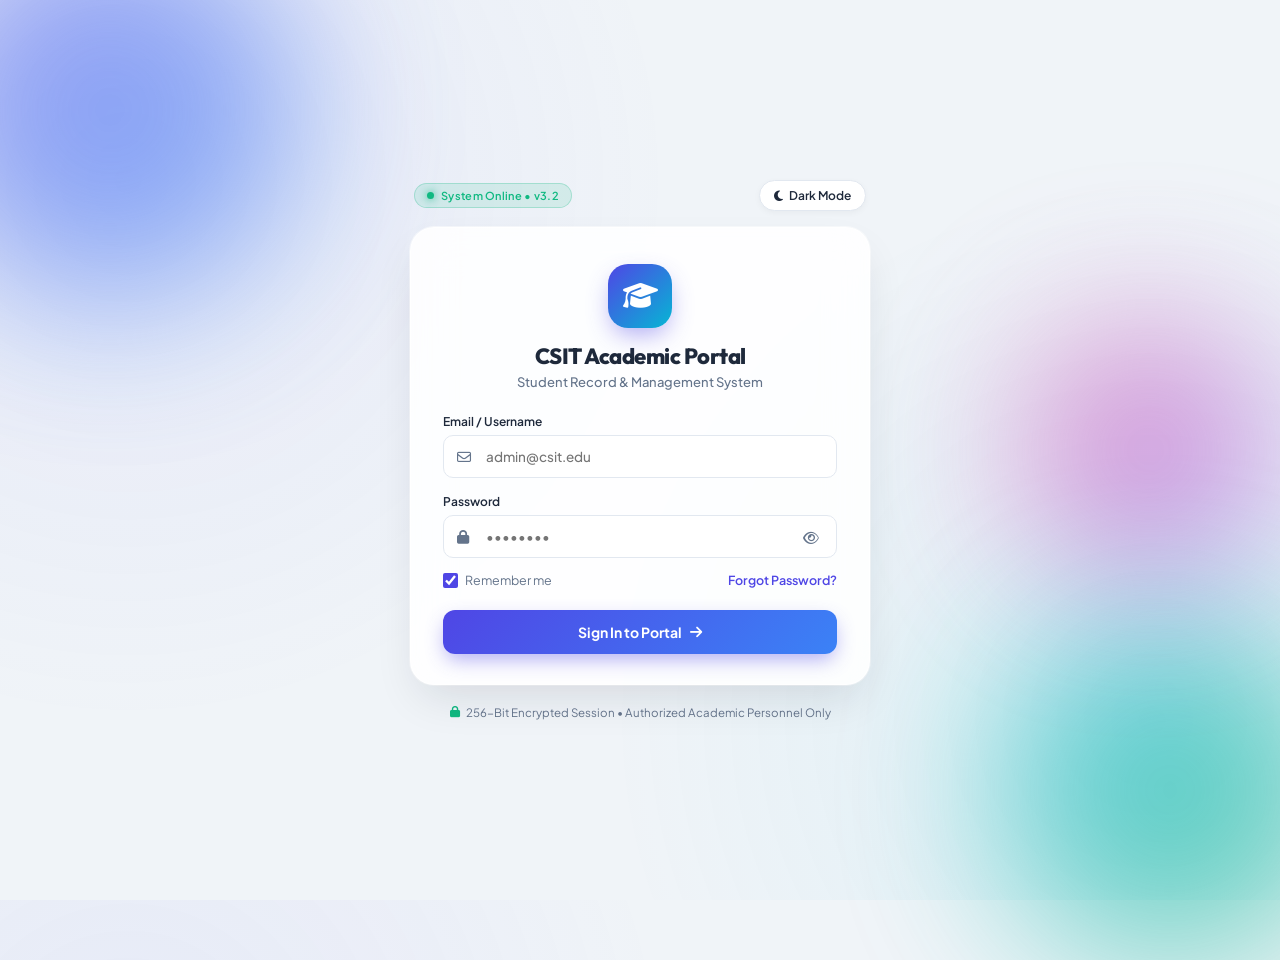
<file: login.html>
<!DOCTYPE html>
<html lang="en">
<head>
    <meta charset="UTF-8">
    <meta name="viewport" content="width=device-width, initial-scale=1.0">
    <title>Login | CSIT Department Academic Portal</title>
    
    <!-- Google Fonts -->
    <link rel="preconnect" href="https://fonts.googleapis.com">
    <link rel="preconnect" href="https://fonts.gstatic.com" crossorigin>
    <link href="https://fonts.googleapis.com/css2?family=Outfit:wght@500;600;700;800&family=Plus+Jakarta+Sans:wght@400;500;600;700;800&display=swap" rel="stylesheet">
    
    <!-- Font Awesome 6.4.0 -->
    <link rel="stylesheet" href="https://cdnjs.cloudflare.com/ajax/libs/font-awesome/6.4.0/css/all.min.css">
    
    <!-- External CSS -->
    <link rel="stylesheet" href="style.css">

    <!-- Immediate Auth Check: If already logged in, redirect straight to dashboard -->
    <script>
        try {
            if (localStorage.getItem("csit_portal_auth_user")) {
                window.location.replace("index.html");
            }
        } catch(e) {}
    </script>
</head>
<body class="login-body">

    <!-- Ambient Glowing Backdrop Orbs -->
    <div class="ambient-orb orb-1"></div>
    <div class="ambient-orb orb-2"></div>
    <div class="ambient-orb orb-3"></div>

    <!-- Toast Notification -->
    <div id="toast" class="toast"></div>

    <!-- Login Container -->
    <div class="login-container">
        
        <!-- Top Status Bar -->
        <div class="login-top-bar">
            <div class="login-status-pill">
                <span class="login-status-dot"></span>
                <span>System Online • v3.2</span>
            </div>
            <button class="login-theme-btn" id="loginThemeToggle" onclick="toggleLoginTheme()">
                <i class="fa-solid fa-moon"></i> <span>Dark Mode</span>
            </button>
        </div>

        <!-- Glassmorphism Login Card -->
        <div class="login-card" id="loginCard">
            
            <!-- Brand & Icon -->
            <div class="login-brand">
                <div class="login-icon-badge">
                    <i class="fa-solid fa-graduation-cap"></i>
                </div>
                <h1>CSIT Academic Portal</h1>
                <p>Student Record & Management System</p>
            </div>

            <!-- Authentication Form -->
            <form class="login-form" id="loginForm" onsubmit="handleLoginSubmit(event)">
                <input type="hidden" id="selectedRole" value="Administrator">

                <div class="form-field">
                    <label for="loginEmail">Email / Username</label>
                    <div class="input-icon-wrapper">
                        <input type="text" id="loginEmail" placeholder="admin@csit.edu" required autocomplete="username">
                        <i class="fa-regular fa-envelope field-icon"></i>
                    </div>
                </div>

                <div class="form-field">
                    <label for="loginPassword">Password</label>
                    <div class="input-icon-wrapper">
                        <input type="password" id="loginPassword" placeholder="••••••••" required autocomplete="current-password">
                        <i class="fa-solid fa-lock field-icon"></i>
                        <button type="button" class="toggle-password-btn" id="togglePasswordBtn" onclick="togglePasswordVisibility()" title="Show/Hide Password">
                            <i class="fa-regular fa-eye"></i>
                        </button>
                    </div>
                </div>

                <div class="form-options-row">
                    <label class="remember-label">
                        <input type="checkbox" id="rememberMe" checked>
                        <span>Remember me</span>
                    </label>
                    <a href="#" class="forgot-link" onclick="openForgotModal(event)">Forgot Password?</a>
                </div>

                <button type="submit" class="btn-login-submit" id="btnLoginSubmit">
                    <span id="btnSubmitText">Sign In to Portal</span>
                    <i class="fa-solid fa-arrow-right" id="btnSubmitIcon"></i>
                </button>
            </form>

        </div>

        <!-- Footer -->
        <div class="login-footer">
            <i class="fa-solid fa-lock"></i>
            <span>256-Bit Encrypted Session • Authorized Academic Personnel Only</span>
        </div>

    </div>

    <!-- Forgot Password Modal -->
    <div class="modal-overlay" id="forgotModal">
        <div class="modal-content" style="max-width: 480px;">
            <div class="modal-header">
                <h2><i class="fa-solid fa-key"></i> Password Recovery</h2>
                <span class="modal-close" onclick="closeForgotModal()">&times;</span>
            </div>
            <div style="padding: 10px 0 20px 0; font-size: 13.5px; line-height: 1.6; color: var(--text-main);">
                <p style="margin-bottom: 12px;">For security reasons in the CSIT Academic Portal, faculty and administrative passwords are reset through the departmental IT cell.</p>
                <div style="background: var(--bg-body); border: 1px solid var(--border-color); padding: 14px; border-radius: 10px; margin-bottom: 12px;">
                    <p style="font-weight: 700; margin-bottom: 4px;"><i class="fa-solid fa-building-columns"></i> Department IT Contact:</p>
                    <p><i class="fa-solid fa-envelope"></i> it-support@csitportal.edu.in</p>
                    <p><i class="fa-solid fa-phone"></i> +91 22 2548 7900 (Ext. 204)</p>
                </div>
            </div>
            <div class="modal-footer" style="margin-top: 10px;">
                <button type="button" class="btn-cancel" onclick="closeForgotModal()">Close</button>
            </div>
        </div>
    </div>

    <!-- External Login Logic -->
    <script src="login.js"></script>
</body>
</html>
</file>
<file: style.css>
@import url('https://fonts.googleapis.com/css2?family=Plus+Jakarta+Sans:wght@400;500;600;700;800&family=Outfit:wght@500;600;700;800&display=swap');

* {
    margin: 0;
    padding: 0;
    box-sizing: border-box;
    font-family: 'Plus Jakarta Sans', -apple-system, BlinkMacSystemFont, 'Segoe UI', Roboto, sans-serif;
}

:root {
    --bg-body: #f0f4f8;
    --bg-card: #ffffff;
    --text-main: #1e293b;
    --text-sub: #64748b;
    --border-color: #e2e8f0;
    --header-bg: #0d1b2a;
    --header-text: #ffffff;
    --table-header-bg: #f8fafc;
    --primary: #4f46e5;
    --primary-hover: #4338ca;
    --primary-glow: rgba(79, 70, 229, 0.25);
    --accent: #06b6d4;
}

body.dark-mode {
    --bg-body: #0b1120;
    --bg-card: #151e32;
    --text-main: #f8fafc;
    --text-sub: #94a3b8;
    --border-color: #243049;
    --header-bg: #030712;
    --header-text: #f8fafc;
    --table-header-bg: #1e293b;
    --primary: #6366f1;
    --primary-hover: #4f46e5;
    --primary-glow: rgba(99, 102, 241, 0.35);
}

body {
    background-color: var(--bg-body);
    color: var(--text-main);
    transition: background-color 0.3s, color 0.3s;
}

/* Toast Notifications */
.toast {
    position: fixed;
    top: 20px;
    right: 20px;
    padding: 12px 20px;
    background: #10b981;
    color: white;
    font-weight: 600;
    border-radius: 8px;
    box-shadow: 0 4px 12px rgba(0,0,0,0.15);
    z-index: 2000;
    display: none;
    animation: fadeIn 0.3s ease-in-out;
}

@keyframes fadeIn {
    from { opacity: 0; transform: translateY(-10px); }
    to { opacity: 1; transform: translateY(0); }
}

/* Header */
header {
    background-color: var(--header-bg);
    color: var(--header-text);
    padding: 15px 30px;
    display: flex;
    justify-content: space-between;
    align-items: center;
}

.header-title {
    display: flex;
    align-items: center;
    gap: 15px;
}

.header-title i {
    font-size: 28px;
    background-color: #1b263b;
    padding: 10px;
    border-radius: 8px;
    color: #00b4d8;
}

.header-title h1 {
    font-size: 20px;
    font-weight: 600;
}

.header-title p {
    font-size: 12px;
    color: #a0aec0;
}

.header-actions {
    display: flex;
    align-items: center;
    gap: 10px;
}

.header-actions button {
    border: none;
    padding: 8px 14px;
    border-radius: 6px;
    cursor: pointer;
    font-size: 13px;
    font-weight: 600;
    display: flex;
    align-items: center;
    gap: 6px;
    transition: transform 0.15s, opacity 0.15s, background-color 0.2s;
}

.header-actions button:hover {
    opacity: 0.92;
    transform: translateY(-1px);
}

.btn-theme { background: #3b82f6; color: white; }
.btn-excel { background: #107c41; color: white; }
.btn-csv { background: #d97706; color: white; }
.btn-trash { background: #ef4444; color: white; position: relative; }
.btn-logout { background: #dc2626; color: white; }

.user-pill {
    display: flex;
    align-items: center;
    gap: 9px;
    background: rgba(255, 255, 255, 0.08);
    border: 1px solid rgba(255, 255, 255, 0.18);
    padding: 5px 12px;
    border-radius: 24px;
    color: var(--header-text);
}

.user-pill i {
    font-size: 20px;
    color: #38bdf8;
}

.user-pill-text {
    display: flex;
    flex-direction: column;
    text-align: left;
    line-height: 1.15;
}

.user-pill-name {
    font-size: 12px;
    font-weight: 700;
}

.user-pill-role {
    font-size: 10px;
    color: #94a3b8;
    text-transform: uppercase;
    letter-spacing: 0.5px;
}

.btn-trash .badge {
    background: white;
    color: #ef4444;
    padding: 2px 6px;
    border-radius: 10px;
    font-size: 11px;
}

/* Container */
.container {
    max-width: 1280px;
    margin: 25px auto;
    padding: 0 15px;
}

/* Analytics Stats Grid */
.stats-grid {
    display: grid;
    grid-template-columns: repeat(auto-fit, minmax(220px, 1fr));
    gap: 20px;
    margin-bottom: 25px;
}

.stat-card {
    background: var(--bg-card);
    padding: 20px;
    border-radius: 12px;
    display: flex;
    justify-content: space-between;
    align-items: center;
    box-shadow: 0 2px 10px rgba(0,0,0,0.03);
    border: 1px solid var(--border-color);
}

.stat-info h3 {
    font-size: 11px;
    color: var(--text-sub);
    text-transform: uppercase;
    letter-spacing: 0.5px;
    margin-bottom: 6px;
}

.stat-info .value {
    font-size: 24px;
    font-weight: bold;
    color: var(--text-main);
    margin-bottom: 4px;
}

.stat-info .sub-text {
    font-size: 12px;
    font-weight: 600;
}

.sub-text.green { color: #10b981; }
.sub-text.orange { color: #f59e0b; }
.sub-text.red { color: #ef4444; }

.stat-icon {
    width: 48px;
    height: 48px;
    border-radius: 10px;
    display: flex;
    align-items: center;
    justify-content: center;
    font-size: 20px;
}

.stat-icon.blue { background-color: #e0f2fe; color: #0284c7; }
.stat-icon.yellow { background-color: #fef3c7; color: #d97706; }
.stat-icon.green { background-color: #d1fae5; color: #059669; }
.stat-icon.red { background-color: #fee2e2; color: #dc2626; }

/* Interactive Charts */
.charts-grid {
    display: grid;
    grid-template-columns: 1fr 1fr;
    gap: 20px;
    margin-bottom: 25px;
}

@media(max-width: 768px) {
    .charts-grid { grid-template-columns: 1fr; }
}

.chart-card {
    background: var(--bg-card);
    padding: 20px;
    border-radius: 12px;
    border: 1px solid var(--border-color);
    box-shadow: 0 2px 10px rgba(0,0,0,0.03);
}

.chart-card h3 {
    font-size: 14px;
    margin-bottom: 15px;
    color: var(--text-main);
    display: flex;
    align-items: center;
    gap: 8px;
}

.chart-container {
    position: relative;
    height: 220px;
    width: 100%;
}

/* Search & Multi Filters */
.controls-card {
    background: var(--bg-card);
    padding: 18px;
    border-radius: 12px;
    margin-bottom: 20px;
    border: 1px solid var(--border-color);
    box-shadow: 0 2px 10px rgba(0,0,0,0.03);
    display: flex;
    flex-direction: column;
    gap: 15px;
}

.search-row {
    display: flex;
    gap: 15px;
    justify-content: space-between;
}

.search-box {
    position: relative;
    flex: 1;
}

.search-box i {
    position: absolute;
    left: 12px;
    top: 50%;
    transform: translateY(-50%);
    color: var(--text-sub);
}

.search-box input {
    width: 100%;
    padding: 10px 12px 10px 38px;
    border: 1px solid var(--border-color);
    border-radius: 6px;
    outline: none;
    background: var(--bg-body);
    color: var(--text-main);
}

.filters-row {
    display: flex;
    gap: 10px;
    flex-wrap: wrap;
}

.select-filter {
    padding: 8px 12px;
    border: 1px solid var(--border-color);
    border-radius: 6px;
    outline: none;
    background: var(--bg-body);
    color: var(--text-main);
}

.btn-add {
    background: #0284c7;
    color: white;
    border: none;
    padding: 10px 18px;
    border-radius: 6px;
    cursor: pointer;
    font-weight: 600;
    display: flex;
    align-items: center;
    gap: 6px;
}

.btn-reset {
    background: var(--border-color);
    color: var(--text-main);
    border: none;
    padding: 8px 16px;
    border-radius: 6px;
    cursor: pointer;
    font-weight: 600;
}

/* Table Section */
.table-card {
    background: var(--bg-card);
    border-radius: 12px;
    overflow-x: auto;
    border: 1px solid var(--border-color);
    box-shadow: 0 2px 10px rgba(0,0,0,0.03);
}

table {
    width: 100%;
    border-collapse: collapse;
    text-align: left;
    min-width: 900px;
}

th {
    background-color: var(--table-header-bg);
    padding: 12px 16px;
    font-size: 11px;
    font-weight: 700;
    color: var(--text-sub);
    text-transform: uppercase;
    border-bottom: 2px solid var(--border-color);
}

th.sortable {
    cursor: pointer;
    user-select: none;
}

th.sortable:hover {
    color: #0284c7;
}

td {
    padding: 12px 16px;
    border-bottom: 1px solid var(--border-color);
    font-size: 13px;
    color: var(--text-main);
}

.student-name { font-weight: 700; }
.student-sub { font-size: 11px; color: var(--text-sub); margin-top: 2px; }

.badge-course {
    background: var(--bg-body);
    border: 1px solid var(--border-color);
    padding: 4px 8px;
    border-radius: 4px;
    font-size: 11px;
}

.badge-grade {
    padding: 3px 8px;
    border-radius: 12px;
    font-size: 11px;
    font-weight: bold;
    display: inline-block;
}

.badge-grade.o { background-color: #d1fae5; color: #065f46; }
.badge-grade.a-plus { background-color: #e0f2fe; color: #0369a1; }
.badge-grade.a { background-color: #fef3c7; color: #92400e; }
.badge-grade.b-plus { background-color: #fee2e2; color: #991b1b; }

.actions-cell {
    display: flex;
    gap: 12px;
    color: var(--text-sub);
}

.actions-cell i {
    cursor: pointer;
    font-size: 14px;
}

.actions-cell i:hover { color: #0284c7; }
.actions-cell i.fa-trash-can:hover { color: #ef4444; }

/* Pagination Controls */
.pagination-card {
    background: var(--bg-card);
    padding: 15px 20px;
    border-radius: 12px;
    margin-top: 15px;
    border: 1px solid var(--border-color);
    display: flex;
    justify-content: space-between;
    align-items: center;
    flex-wrap: wrap;
    gap: 10px;
}

.per-page-selector label { font-size: 12px; color: var(--text-sub); }
.per-page-selector select {
    padding: 4px 8px;
    border-radius: 4px;
    border: 1px solid var(--border-color);
    background: var(--bg-body);
    color: var(--text-main);
}

.page-info { font-size: 12px; color: var(--text-sub); }

.pagination-buttons {
    display: flex;
    align-items: center;
    gap: 8px;
}

.pagination-buttons button {
    padding: 6px 12px;
    border: 1px solid var(--border-color);
    background: var(--bg-body);
    color: var(--text-main);
    border-radius: 4px;
    cursor: pointer;
    font-size: 12px;
}

.pagination-buttons button:disabled {
    opacity: 0.5;
    cursor: not-allowed;
}

.page-num {
    font-weight: bold;
    padding: 0 8px;
}

/* Modals */
.modal-overlay {
    position: fixed;
    top: 0; left: 0;
    width: 100%; height: 100%;
    background: rgba(0, 0, 0, 0.6);
    display: none;
    justify-content: center;
    align-items: center;
    z-index: 1000;
}

.modal-content {
    background: var(--bg-card);
    color: var(--text-main);
    width: 90%;
    max-width: 650px;
    border-radius: 12px;
    padding: 25px;
    box-shadow: 0 5px 20px rgba(0,0,0,0.3);
    max-height: 90vh;
    overflow-y: auto;
}

.modal-header {
    display: flex;
    justify-content: space-between;
    align-items: center;
    margin-bottom: 20px;
    border-bottom: 1px solid var(--border-color);
    padding-bottom: 10px;
}

.modal-close {
    font-size: 24px;
    cursor: pointer;
    color: var(--text-sub);
}

.form-grid {
    display: grid;
    grid-template-columns: 1fr 1fr;
    gap: 15px;
}

.form-group {
    display: flex;
    flex-direction: column;
    gap: 5px;
}

.form-group.full-width { grid-column: span 2; }

.form-group label {
    font-size: 12px;
    font-weight: 600;
    color: var(--text-sub);
}

.form-group input, .form-group select {
    padding: 8px 12px;
    border: 1px solid var(--border-color);
    border-radius: 6px;
    outline: none;
    background: var(--bg-body);
    color: var(--text-main);
    font-size: 13px;
}

.modal-footer {
    margin-top: 20px;
    display: flex;
    justify-content: flex-end;
    gap: 10px;
}

.btn-submit {
    background: #0284c7;
    color: white;
    border: none;
    padding: 8px 20px;
    border-radius: 6px;
    cursor: pointer;
    font-weight: 600;
}

.btn-cancel {
    background: var(--border-color);
    color: var(--text-main);
    border: none;
    padding: 8px 20px;
    border-radius: 6px;
    cursor: pointer;
    font-weight: 600;
}

/* ==========================================================================
   AUTHENTICATION & LOGIN PAGE STYLING
   ========================================================================== */

.login-body {
    min-height: 100vh;
    display: flex;
    align-items: center;
    justify-content: center;
    position: relative;
    overflow-x: hidden;
    padding: 24px 16px;
    background: radial-gradient(circle at 10% 20%, rgba(99, 102, 241, 0.08) 0%, transparent 40%),
                radial-gradient(circle at 90% 80%, rgba(6, 182, 212, 0.08) 0%, transparent 40%),
                var(--bg-body);
    transition: background 0.3s ease, color 0.3s ease;
}

/* Ambient Floating Glow Orbs */
.ambient-orb {
    position: absolute;
    border-radius: 50%;
    filter: blur(80px);
    pointer-events: none;
    z-index: 0;
    opacity: 0.6;
    animation: orbFloat 14s infinite alternate ease-in-out;
}

.orb-1 {
    width: 380px;
    height: 380px;
    background: linear-gradient(135deg, #6366f1, #3b82f6);
    top: -80px;
    left: -80px;
}

.orb-2 {
    width: 340px;
    height: 340px;
    background: linear-gradient(135deg, #06b6d4, #10b981);
    bottom: -60px;
    right: -60px;
    animation-delay: -5s;
}

.orb-3 {
    width: 250px;
    height: 250px;
    background: linear-gradient(135deg, #ec4899, #8b5cf6);
    top: 50%;
    left: 80%;
    transform: translateY(-50%);
    animation-delay: -8s;
}

@keyframes orbFloat {
    0% { transform: translate(0, 0) scale(1); }
    50% { transform: translate(30px, 40px) scale(1.08); }
    100% { transform: translate(-20px, 20px) scale(0.95); }
}

/* Login Wrapper & Container */
.login-container {
    position: relative;
    z-index: 2;
    width: 100%;
    max-width: 460px;
    margin: 0 auto;
}

.login-top-bar {
    display: flex;
    justify-content: space-between;
    align-items: center;
    margin-bottom: 16px;
    padding: 0 4px;
}

.login-status-pill {
    display: inline-flex;
    align-items: center;
    gap: 7px;
    font-size: 11px;
    font-weight: 600;
    padding: 5px 12px;
    border-radius: 20px;
    background: rgba(16, 185, 129, 0.12);
    color: #10b981;
    border: 1px solid rgba(16, 185, 129, 0.25);
    letter-spacing: 0.3px;
}

.login-status-dot {
    width: 7px;
    height: 7px;
    background: #10b981;
    border-radius: 50%;
    box-shadow: 0 0 8px #10b981;
    animation: statusPulse 2s infinite;
}

@keyframes statusPulse {
    0%, 100% { opacity: 1; transform: scale(1); }
    50% { opacity: 0.5; transform: scale(0.85); }
}

.login-theme-btn {
    background: var(--bg-card);
    border: 1px solid var(--border-color);
    color: var(--text-main);
    padding: 7px 14px;
    border-radius: 20px;
    font-size: 12px;
    font-weight: 600;
    cursor: pointer;
    display: flex;
    align-items: center;
    gap: 6px;
    box-shadow: 0 2px 6px rgba(0,0,0,0.04);
    transition: all 0.2s ease;
}

.login-theme-btn:hover {
    background: var(--border-color);
    transform: translateY(-1px);
}

/* Glassmorphism Card */
.login-card {
    background: rgba(255, 255, 255, 0.88);
    backdrop-filter: blur(20px);
    -webkit-backdrop-filter: blur(20px);
    border: 1px solid rgba(255, 255, 255, 0.7);
    border-radius: 24px;
    padding: 36px 32px 30px;
    box-shadow: 0 20px 45px -10px rgba(15, 23, 42, 0.12),
                0 0 0 1px rgba(255, 255, 255, 0.5);
    transition: background 0.3s, border 0.3s, box-shadow 0.3s;
}

body.dark-mode .login-card {
    background: rgba(21, 30, 50, 0.85);
    border: 1px solid rgba(255, 255, 255, 0.08);
    box-shadow: 0 25px 50px -12px rgba(0, 0, 0, 0.45),
                0 0 0 1px rgba(255, 255, 255, 0.05);
}

/* Card Brand Header */
.login-brand {
    text-align: center;
    margin-bottom: 24px;
}

.login-icon-badge {
    display: inline-flex;
    align-items: center;
    justify-content: center;
    width: 64px;
    height: 64px;
    border-radius: 20px;
    background: linear-gradient(135deg, #4f46e5, #06b6d4);
    color: white;
    font-size: 28px;
    box-shadow: 0 10px 25px -4px rgba(79, 70, 229, 0.45);
    margin-bottom: 14px;
    position: relative;
}

.login-brand h1 {
    font-size: 22px;
    font-weight: 800;
    color: var(--text-main);
    letter-spacing: -0.5px;
    margin-bottom: 4px;
    font-family: 'Outfit', sans-serif;
}

.login-brand p {
    font-size: 13px;
    color: var(--text-sub);
    font-weight: 500;
}

/* Role Selector Segmented Control */
.role-tabs-container {
    margin-bottom: 22px;
}

.role-tabs-label {
    display: block;
    font-size: 11px;
    font-weight: 700;
    text-transform: uppercase;
    letter-spacing: 0.6px;
    color: var(--text-sub);
    margin-bottom: 8px;
}

.role-tabs {
    display: grid;
    grid-template-columns: repeat(3, 1fr);
    background: var(--bg-body);
    padding: 4px;
    border-radius: 12px;
    border: 1px solid var(--border-color);
    gap: 4px;
}

.role-tab {
    background: transparent;
    border: none;
    padding: 8px 6px;
    border-radius: 9px;
    font-size: 12px;
    font-weight: 600;
    color: var(--text-sub);
    cursor: pointer;
    transition: all 0.2s ease;
    display: flex;
    align-items: center;
    justify-content: center;
    gap: 5px;
}

.role-tab:hover {
    color: var(--text-main);
}

.role-tab.active {
    background: var(--bg-card);
    color: var(--primary);
    box-shadow: 0 2px 8px rgba(0, 0, 0, 0.08);
}

body.dark-mode .role-tab.active {
    background: #1e293b;
    color: #818cf8;
    box-shadow: 0 2px 8px rgba(0, 0, 0, 0.3);
}

/* Login Form Styles */
.login-form {
    display: flex;
    flex-direction: column;
    gap: 16px;
}

.form-field {
    display: flex;
    flex-direction: column;
    gap: 6px;
}

.form-field label {
    font-size: 12px;
    font-weight: 600;
    color: var(--text-main);
}

.input-icon-wrapper {
    position: relative;
    display: flex;
    align-items: center;
}

.input-icon-wrapper i.field-icon {
    position: absolute;
    left: 14px;
    color: var(--text-sub);
    font-size: 14px;
    pointer-events: none;
    transition: color 0.2s;
}

.input-icon-wrapper input {
    width: 100%;
    padding: 12px 14px 12px 42px;
    border-radius: 10px;
    border: 1.5px solid var(--border-color);
    background: var(--bg-card);
    color: var(--text-main);
    font-size: 13.5px;
    font-weight: 500;
    outline: none;
    transition: border-color 0.2s, box-shadow 0.2s;
}

.input-icon-wrapper input:focus {
    border-color: var(--primary);
    box-shadow: 0 0 0 3.5px var(--primary-glow);
}

.input-icon-wrapper input:focus + i.field-icon,
.input-icon-wrapper:focus-within i.field-icon {
    color: var(--primary);
}

.toggle-password-btn {
    position: absolute;
    right: 12px;
    background: none;
    border: none;
    color: var(--text-sub);
    cursor: pointer;
    padding: 6px;
    font-size: 14px;
    border-radius: 6px;
    transition: color 0.2s;
}

.toggle-password-btn:hover {
    color: var(--text-main);
}

/* Remember Me & Forgot Password Row */
.form-options-row {
    display: flex;
    justify-content: space-between;
    align-items: center;
    font-size: 12.5px;
    margin-top: -2px;
}

.remember-label {
    display: inline-flex;
    align-items: center;
    gap: 7px;
    cursor: pointer;
    color: var(--text-sub);
    user-select: none;
}

.remember-label input[type="checkbox"] {
    accent-color: var(--primary);
    cursor: pointer;
    width: 15px;
    height: 15px;
}

.forgot-link {
    color: var(--primary);
    text-decoration: none;
    font-weight: 600;
    transition: opacity 0.2s;
}

.forgot-link:hover {
    text-decoration: underline;
    opacity: 0.85;
}

/* Main Login Submit Button */
.btn-login-submit {
    margin-top: 6px;
    width: 100%;
    padding: 13px;
    border: none;
    border-radius: 12px;
    background: linear-gradient(135deg, #4f46e5, #3b82f6);
    color: white;
    font-size: 14px;
    font-weight: 700;
    cursor: pointer;
    display: flex;
    align-items: center;
    justify-content: center;
    gap: 8px;
    box-shadow: 0 8px 20px -3px rgba(79, 70, 229, 0.45);
    transition: transform 0.15s, box-shadow 0.2s, background 0.2s;
}

.btn-login-submit:hover {
    transform: translateY(-2px);
    box-shadow: 0 12px 24px -2px rgba(79, 70, 229, 0.55);
}

.btn-login-submit:active {
    transform: translateY(0);
}

.btn-login-submit:disabled {
    opacity: 0.7;
    cursor: not-allowed;
    transform: none;
}

/* Demo Credentials Section */
.demo-credentials-box {
    margin-top: 24px;
    padding-top: 20px;
    border-top: 1px dashed var(--border-color);
}

.demo-title {
    display: flex;
    align-items: center;
    justify-content: space-between;
    font-size: 11px;
    font-weight: 700;
    text-transform: uppercase;
    letter-spacing: 0.5px;
    color: var(--text-sub);
    margin-bottom: 10px;
}

.demo-chips {
    display: flex;
    gap: 8px;
    flex-wrap: wrap;
}

.demo-chip {
    flex: 1;
    min-width: 110px;
    background: var(--bg-body);
    border: 1px solid var(--border-color);
    color: var(--text-main);
    padding: 7px 10px;
    border-radius: 8px;
    font-size: 11.5px;
    font-weight: 600;
    cursor: pointer;
    display: flex;
    align-items: center;
    justify-content: center;
    gap: 6px;
    transition: all 0.2s;
}

.demo-chip:hover {
    border-color: var(--primary);
    background: var(--bg-card);
    transform: translateY(-1px);
    box-shadow: 0 2px 6px rgba(0, 0, 0, 0.05);
}

.demo-chip i {
    color: var(--primary);
}

/* Footer Copyright & Security Notice */
.login-footer {
    text-align: center;
    margin-top: 20px;
    font-size: 11.5px;
    color: var(--text-sub);
    display: flex;
    align-items: center;
    justify-content: center;
    gap: 6px;
}

.login-footer i {
    color: #10b981;
}

/* Simple Shake Animation on Validation Error */
.shake {
    animation: shakeError 0.4s ease-in-out;
}

@keyframes shakeError {
    0%, 100% { transform: translateX(0); }
    20%, 60% { transform: translateX(-6px); }
    40%, 80% { transform: translateX(6px); }
}

@media (max-width: 500px) {
    .login-card {
        padding: 26px 20px 22px;
        border-radius: 18px;
    }
    .role-tabs {
        grid-template-columns: 1fr;
    }
    .demo-chips {
        flex-direction: column;
    }
}
</file>
